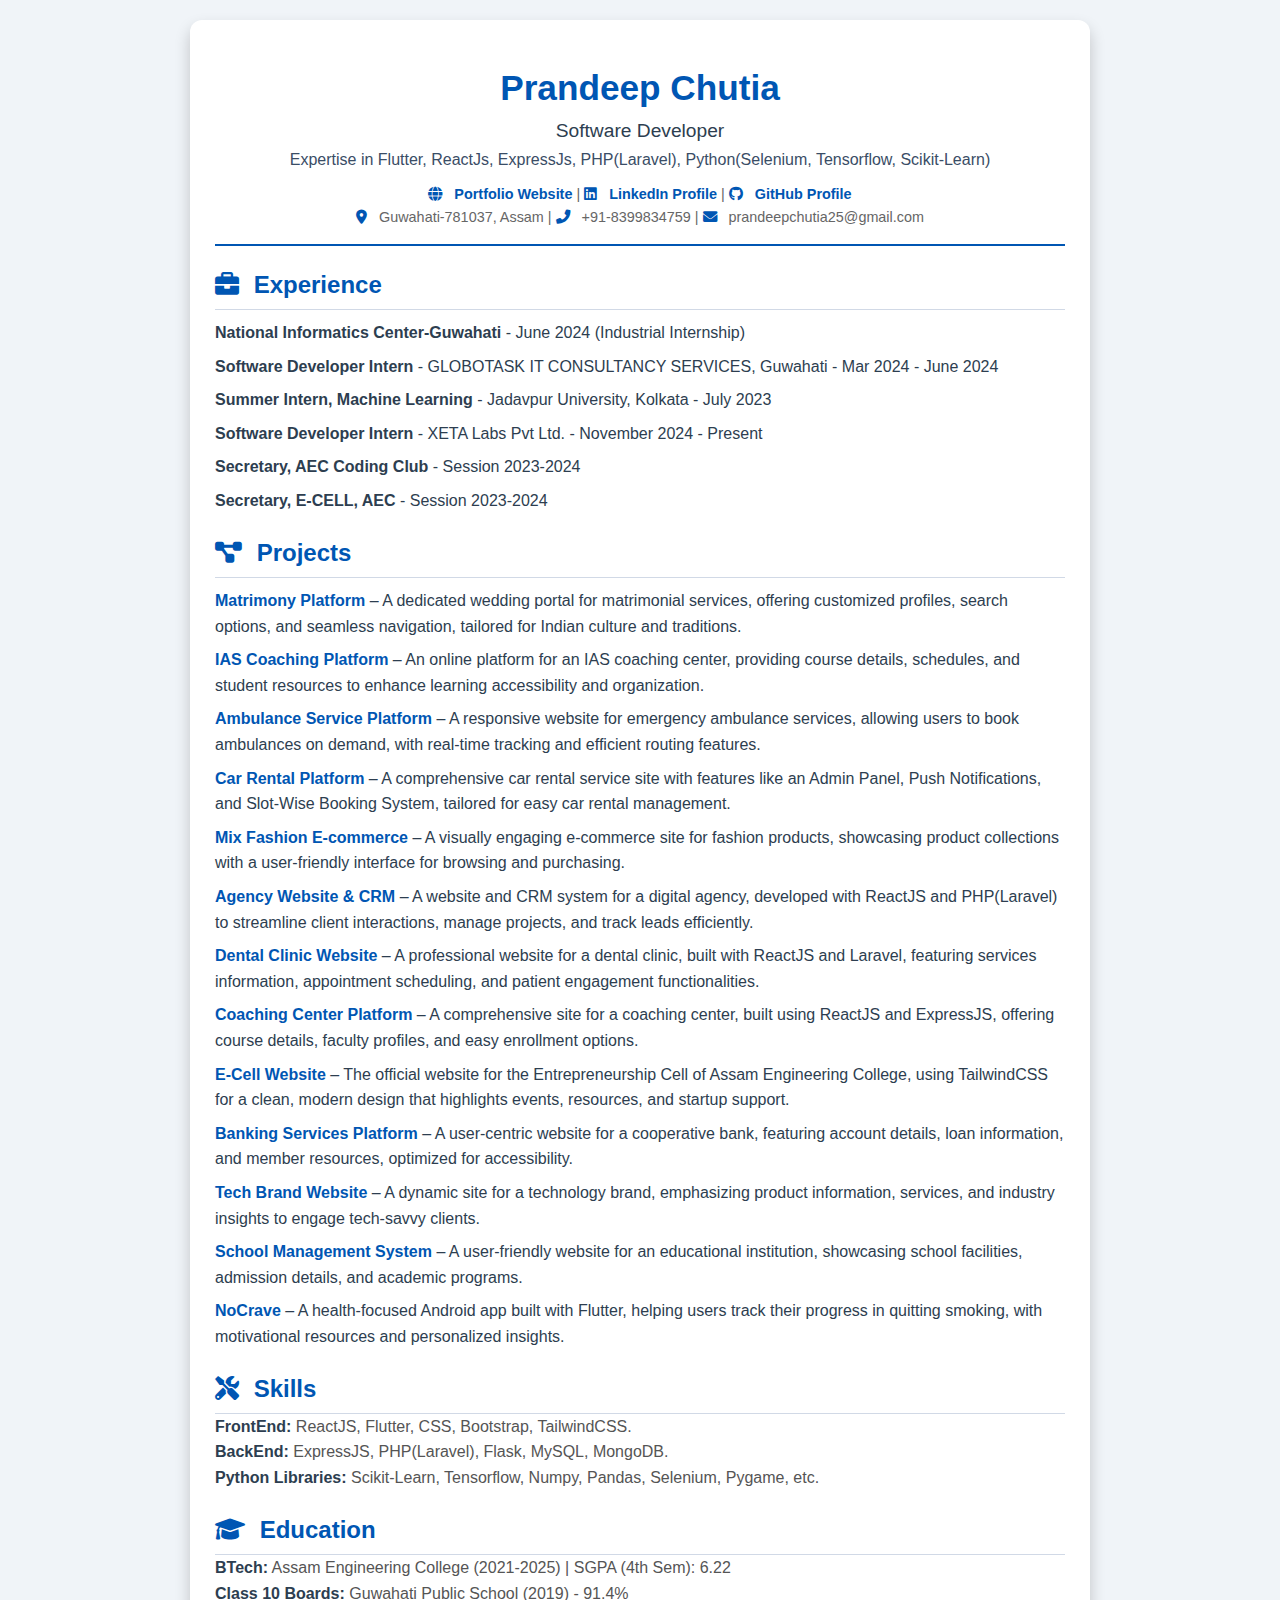
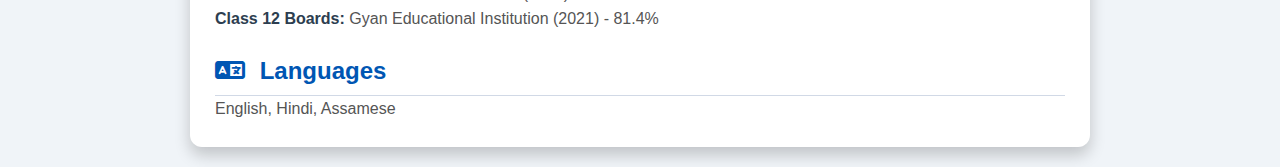
<file: index.html>
<!DOCTYPE html>
<html lang="en">
<head>
    <meta charset="UTF-8">
    <meta name="viewport" content="width=device-width, initial-scale=1.0">
    <meta name="description" content="Prandeep Chutia's Resume">
    <title>Resume - Prandeep Chutia</title>
    <link rel="stylesheet" href="styles.css">
    <link rel="stylesheet" href="https://cdnjs.cloudflare.com/ajax/libs/font-awesome/6.0.0-beta3/css/all.min.css">
</head>
<body>
    <div class="container">
        <header class="header">
            <h1>Prandeep Chutia</h1>
            <p class="title">Software Developer</p>
            <p class="expertise">Expertise in Flutter, ReactJs, ExpressJs, PHP(Laravel), Python(Selenium, Tensorflow, Scikit-Learn)</p>
            <div class="contact">
                <a href="#"><i class="fas fa-globe"></i> Portfolio Website</a> |
                <a href="#"><i class="fab fa-linkedin"></i> LinkedIn Profile</a> |
                <a href="#"><i class="fab fa-github"></i> GitHub Profile</a>
                <p><i class="fas fa-map-marker-alt"></i> Guwahati-781037, Assam | <i class="fas fa-phone-alt"></i> +91-8399834759 | <i class="fas fa-envelope"></i> prandeepchutia25@gmail.com</p>
            </div>
        </header>

        <section class="experience">
            <h2><i class="fas fa-briefcase"></i> Experience</h2>
            <ul>
                <li><strong>National Informatics Center-Guwahati</strong> - June 2024 (Industrial Internship)</li>
                <li><strong>Software Developer Intern</strong> - GLOBOTASK IT CONSULTANCY SERVICES, Guwahati - Mar 2024 - June 2024</li>
                <li><strong>Summer Intern, Machine Learning</strong> - Jadavpur University, Kolkata - July 2023</li>
                <li><strong>Software Developer Intern</strong> - XETA Labs Pvt Ltd. - November 2024 - Present</li>
                <li><strong>Secretary, AEC Coding Club</strong> - Session 2023-2024</li>
                <li><strong>Secretary, E-CELL, AEC</strong> - Session 2023-2024</li>
            </ul>
        </section>

        <section class="projects">
            <h2><i class="fas fa-project-diagram"></i> Projects</h2>
            <ul>
                <li><strong><a href="https://ssaptapadi.com" target="_blank">Matrimony Platform</a></strong> – A dedicated wedding portal for matrimonial services, offering customized profiles, search options, and seamless navigation, tailored for Indian culture and traditions.</li>
                
                <li><strong><a href="https://jasingfaias.online" target="_blank">IAS Coaching Platform</a></strong> – An online platform for an IAS coaching center, providing course details, schedules, and student resources to enhance learning accessibility and organization.</li>
                
                <li><strong><a href="https://thehummingbird.org.in" target="_blank">Ambulance Service Platform</a></strong> – A responsive website for emergency ambulance services, allowing users to book ambulances on demand, with real-time tracking and efficient routing features.</li>
                
                <li><strong><a href="https://www.fufugadi.com" target="_blank">Car Rental Platform</a></strong> – A comprehensive car rental service site with features like an Admin Panel, Push Notifications, and Slot-Wise Booking System, tailored for easy car rental management.</li>
                
                <li><strong><a href="https://madyantika.in" target="_blank">Mix Fashion E-commerce</a></strong> – A visually engaging e-commerce site for fashion products, showcasing product collections with a user-friendly interface for browsing and purchasing.</li>
                
                <li><strong><a href="https://webartstudio.online" target="_blank">Agency Website & CRM</a></strong> – A website and CRM system for a digital agency, developed with ReactJS and PHP(Laravel) to streamline client interactions, manage projects, and track leads efficiently.</li>
                
                <li><strong><a href="https://nishasdentalcare.in" target="_blank">Dental Clinic Website</a></strong> – A professional website for a dental clinic, built with ReactJS and Laravel, featuring services information, appointment scheduling, and patient engagement functionalities.</li>
                
                <li><strong><a href="https://brightcareers.in" target="_blank">Coaching Center Platform</a></strong> – A comprehensive site for a coaching center, built using ReactJS and ExpressJS, offering course details, faculty profiles, and easy enrollment options.</li>
                
                <li><strong><a href="https://edc.aec.ac.in" target="_blank">E-Cell Website</a></strong> – The official website for the Entrepreneurship Cell of Assam Engineering College, using TailwindCSS for a clean, modern design that highlights events, resources, and startup support.</li>
                
                <li><strong><a href="https://srishticooperativesociety.com" target="_blank">Banking Services Platform</a></strong> – A user-centric website for a cooperative bank, featuring account details, loan information, and member resources, optimized for accessibility.</li>
                
                <li><strong><a href="https://omnisynctechnologies.com" target="_blank">Tech Brand Website</a></strong> – A dynamic site for a technology brand, emphasizing product information, services, and industry insights to engage tech-savvy clients.</li>
                
                <li><strong><a href="https://www.vidyabarta.com" target="_blank">School Management System</a></strong> – A user-friendly website for an educational institution, showcasing school facilities, admission details, and academic programs.</li>
                
               
                <li><strong><a href="https://drive.google.com/drive/folders/168rICzQhBP9XxeziwAnzkUTEjUFg0HyW" target="_blank">NoCrave</a></strong> – A health-focused Android app built with Flutter, helping users track their progress in quitting smoking, with motivational resources and personalized insights.</li>


                </ul>
        </section>

        <section class="skills">
            <h2><i class="fas fa-tools"></i> Skills</h2>
            <p><strong>FrontEnd:</strong> ReactJS, Flutter, CSS, Bootstrap, TailwindCSS.</p>
            <p><strong>BackEnd:</strong> ExpressJS, PHP(Laravel), Flask, MySQL, MongoDB.</p>
            <p><strong>Python Libraries:</strong> Scikit-Learn, Tensorflow, Numpy, Pandas, Selenium, Pygame, etc.</p>
        </section>

        <section class="education">
            <h2><i class="fas fa-graduation-cap"></i> Education</h2>
            <p><strong>BTech:</strong> Assam Engineering College (2021-2025) | SGPA (4th Sem): 6.22</p>
            <p><strong>Class 10 Boards:</strong> Guwahati Public School (2019) - 91.4%</p>
            <p><strong>Class 12 Boards:</strong> Gyan Educational Institution (2021) - 81.4%</p>
        </section>

        <section class="languages">
            <h2><i class="fas fa-language"></i> Languages</h2>
            <p>English, Hindi, Assamese</p>
        </section>
    </div>
</body>
</html>
</file>
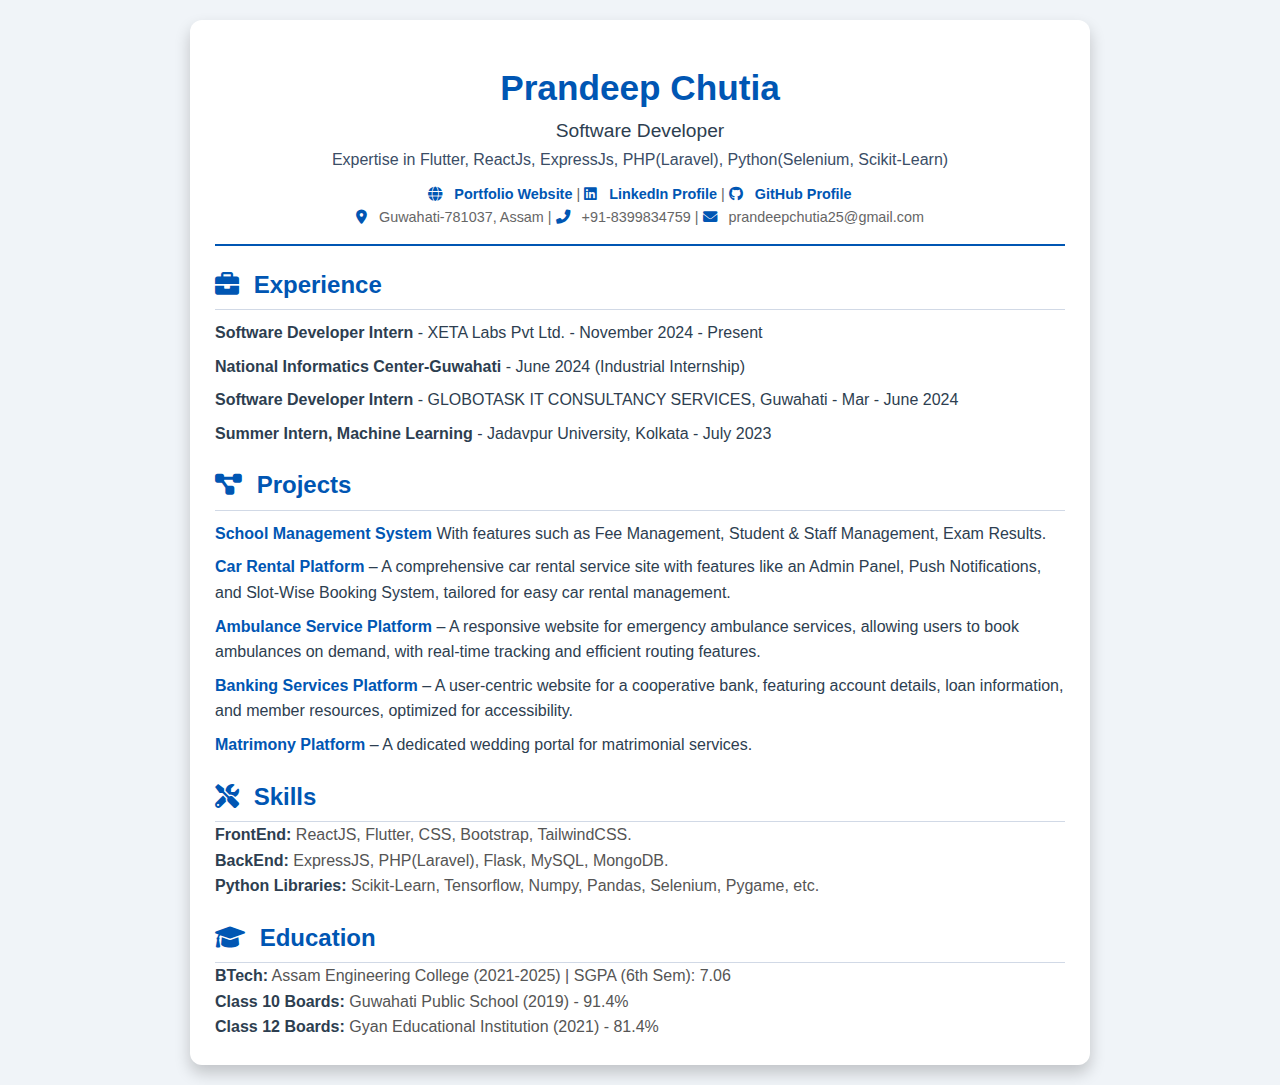
<file: index2.html>
<!DOCTYPE html>
<html lang="en">
<head>
    <meta charset="UTF-8">
    <meta name="viewport" content="width=device-width, initial-scale=1.0">
    <meta name="description" content="Prandeep Chutia's Resume">
    <title>Resume - Prandeep Chutia</title>
    <link rel="stylesheet" href="styles.css">
    <link rel="stylesheet" href="https://cdnjs.cloudflare.com/ajax/libs/font-awesome/6.0.0-beta3/css/all.min.css">
</head>
<body>
    <div class="container">
        <header class="header">
            <h1>Prandeep Chutia</h1>
            <p class="title">Software Developer</p>
            <p class="expertise">Expertise in Flutter, ReactJs, ExpressJs, PHP(Laravel), Python(Selenium, Scikit-Learn)</p>
            <div class="contact">
                <a href="#"><i class="fas fa-globe"></i> Portfolio Website</a> |
                <a href="#"><i class="fab fa-linkedin"></i> LinkedIn Profile</a> |
                <a href="#"><i class="fab fa-github"></i> GitHub Profile</a>
                <p><i class="fas fa-map-marker-alt"></i> Guwahati-781037, Assam | <i class="fas fa-phone-alt"></i> +91-8399834759 | <i class="fas fa-envelope"></i> prandeepchutia25@gmail.com</p>
            </div>
        </header>

        <section class="experience">
            <h2><i class="fas fa-briefcase"></i> Experience</h2>
            <ul>
                <li><strong>Software Developer Intern</strong> - XETA Labs Pvt Ltd. - November 2024 - Present</li>
                <li><strong>National Informatics Center-Guwahati</strong> - June 2024 (Industrial Internship)</li>
                <li><strong>Software Developer Intern</strong> - GLOBOTASK IT CONSULTANCY SERVICES, Guwahati - Mar - June 2024</li>
                <li><strong>Summer Intern, Machine Learning</strong> - Jadavpur University, Kolkata - July 2023</li>
               
            </ul>
        </section>

        <section class="projects">
            <h2><i class="fas fa-project-diagram"></i> Projects</h2>
            <ul>
                             
                <li><strong><a href="https://www.vidyabarta.com" target="_blank">School Management System</a></strong> With features such as Fee Management, Student & Staff Management, Exam Results.</li>
                <li><strong><a href="https://www.fufugadi.com" target="_blank">Car Rental Platform</a></strong> – A comprehensive car rental service site with features like an Admin Panel, Push Notifications, and Slot-Wise Booking System, tailored for easy car rental management.</li>
                                
                <li><strong><a href="https://thehummingbird.org.in" target="_blank">Ambulance Service Platform</a></strong> – A responsive website for emergency ambulance services, allowing users to book ambulances on demand, with real-time tracking and efficient routing features.</li>
                         
                <li><strong><a href="https://srishticooperativesociety.com" target="_blank">Banking Services Platform</a></strong> – A user-centric website for a cooperative bank, featuring account details, loan information, and member resources, optimized for accessibility.</li>
          
                <li><strong><a href="https://ssaptapadi.com" target="_blank">Matrimony Platform</a></strong> – A dedicated wedding portal for matrimonial services.</li>
                
                </ul>
        </section>

        <section class="skills">
            <h2><i class="fas fa-tools"></i> Skills</h2>
            <p><strong>FrontEnd:</strong> ReactJS, Flutter, CSS, Bootstrap, TailwindCSS.</p>
            <p><strong>BackEnd:</strong> ExpressJS, PHP(Laravel), Flask, MySQL, MongoDB.</p>
            <p><strong>Python Libraries:</strong> Scikit-Learn, Tensorflow, Numpy, Pandas, Selenium, Pygame, etc.</p>
        </section>

        <section class="education">
            <h2><i class="fas fa-graduation-cap"></i> Education</h2>
            <p><strong>BTech:</strong> Assam Engineering College (2021-2025) | SGPA (6th Sem): 7.06</p>
            <p><strong>Class 10 Boards:</strong> Guwahati Public School (2019) - 91.4%</p>
            <p><strong>Class 12 Boards:</strong> Gyan Educational Institution (2021) - 81.4%</p>
        </section>

        <!-- <section class="languages">
            <h2><i class="fas fa-language"></i> Languages</h2>
            <p>English, Hindi, Assamese</p>
        </section> -->
    </div>
</body>
</html>
</file>
<file: styles.css>
* {
    margin: 0;
    padding: 0;
    box-sizing: border-box;
    font-family: 'Roboto', sans-serif;
}

body {
    background-color: #f0f4f8;
    color: #2d3e50;
    line-height: 1.6;
    padding: 20px;
}

.container {
    max-width: 900px;
    margin: 0 auto;
    background: #ffffff;
    padding: 25px;
    border-radius: 12px;
    box-shadow: 0 8px 16px rgba(0, 0, 0, 0.2);
}

.header {
    text-align: center;
    padding: 15px;
    border-bottom: 2px solid #0056b3;
}

.header h1 {
    font-size: 2.2em;
    color: #0056b3;
    font-weight: 700;
}

.title {
    font-size: 1.2em;
    color: #2d3e50;
}

.expertise {
    font-size: 1em;
    color: #3a4d66;
}

.contact {
    margin-top: 10px;
    font-size: 0.9em;
    color: #666;
}

.contact a {
    color: #0056b3;
    text-decoration: none;
    font-weight: 600;
}

.contact a:hover {
    text-decoration: underline;
}

h2 {
    font-size: 1.5em;
    color: #0056b3;
    margin-top: 20px;
    border-bottom: 1px solid #d1d9e6;
    padding-bottom: 5px;
}

ul {
    list-style-type: none;
    margin-top: 10px;
}

ul li {
    margin-bottom: 8px;
}

strong {
    color: #2d3e50;
}

section {
    margin-top: 20px;
}

.skills, .education, .languages {
    margin-top: 10px;
}

.skills p, .education p, .languages p {
    font-size: 1em;
    color: #555;
}

i {
    margin-right: 8px;
    color: #0056b3;
}

.projects a {
    color: #0056b3;
    text-decoration: none;
    font-weight: bold;
}

.projects a:hover {
    color: #003366;
    text-decoration: underline;
}
</file>
